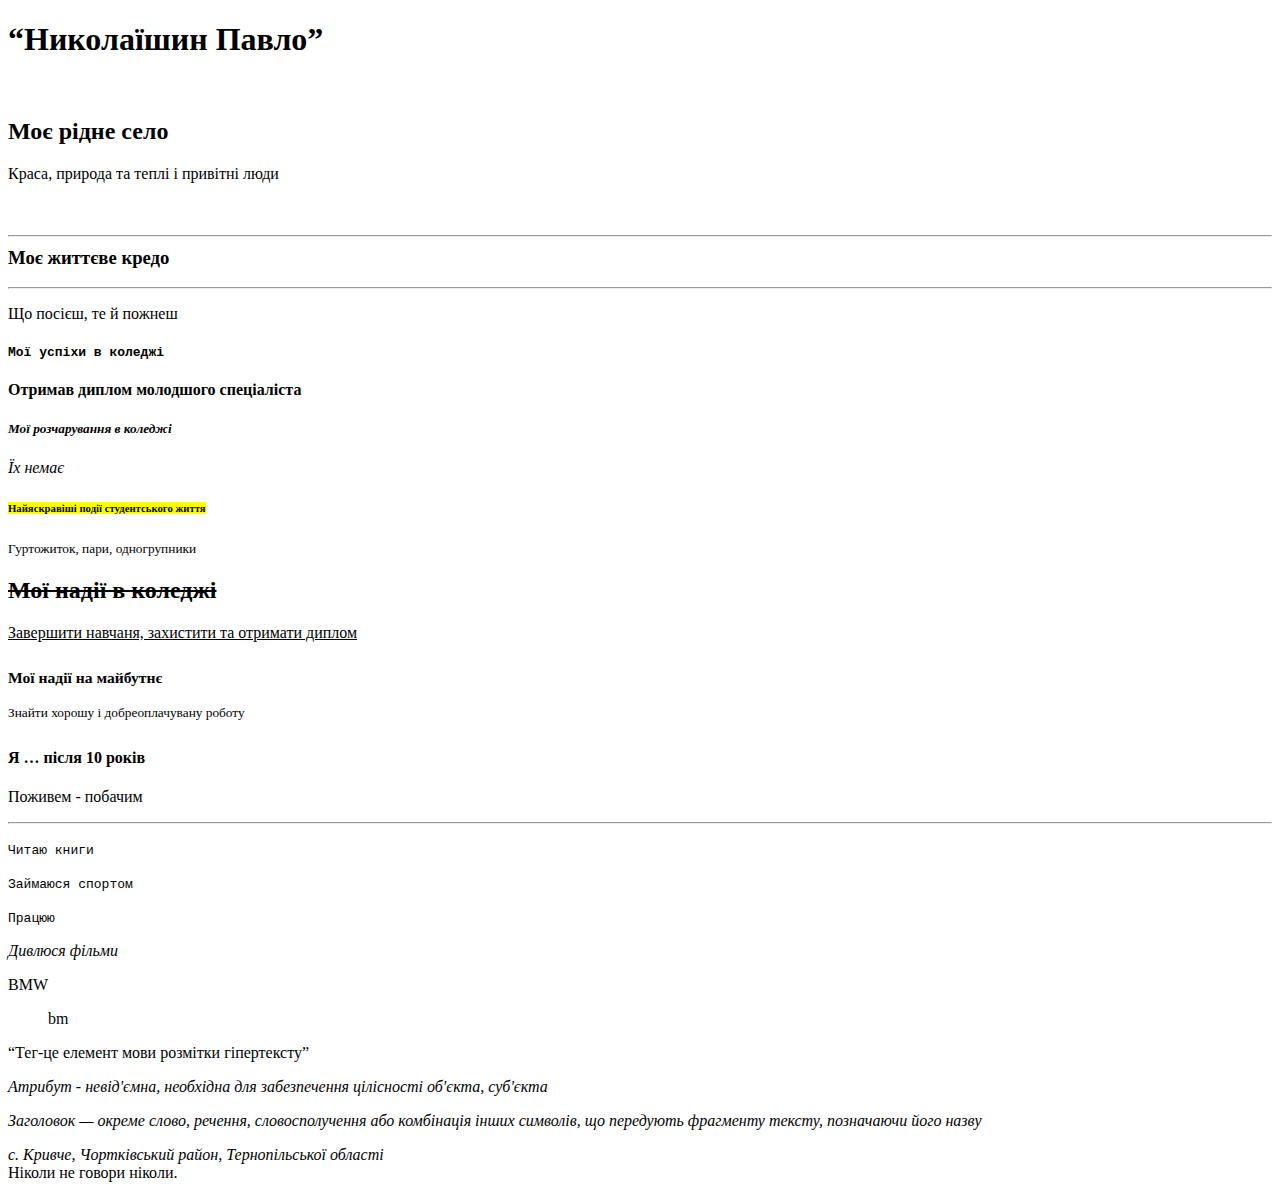
<file: laba1/laba1/index.html>
<!DOCTYPE html>
<html lang="ua">
<head>
<meta charset="UTF-8">
<meta http-equiv="X-UA-Compatible" content="IE=edge">
<meta name="viewport" content="width=device-width, initial-scale=1.0">
<title>Николаїшин Павло</title>
</head>
<body>

	<h1><q>Николаїшин Павло</q></h1>
	<br>
		<h2>Моє рідне село</h2>
		<p>Краса, природа та теплі і привітні люди</p>
		</br>
			<h3><hr>Моє життєве кредо</hr></h3>
			<hr></hr>
			<p>Що посієш, те й пожнеш</p>
				<h4><pre>Мої успіхи в коледжі</pre></h4>
				<p><b>Отримав диплом молодшого спеціаліста</b></p>
					<h5><i>Мої розчарування в коледжі</i></h5>
					<p><em>Їх немає</em></p>
						<h6><mark>Найяскравіші події студентського життя</mark></h6>
						<p><small>Гуртожиток, пари, одногрупники</small></p>
							<h2><del>Мої надії в коледжі</del></h2>
							<p><ins>Завершити навчаня, захистити та отримати диплом</ins></p>
								<h3><sub>Мої надії на майбутнє</sub></h3>
								<p><sup>Знайти хорошу і добреоплачувану роботу</sup></p>
									<h4>Я … після 10 років </h4>
									<p>Поживем - побачим</p>
									<hr>
			<p><code>Читаю книги</code></p>
			<p><kbd>Займаюся спортом</kbd></p>
			<p><samp>Працюю</samp></p>
			<p><var>Дивлюся фільми</var></p>
				<abbr>BMW</abbr>
				<blockquote>bm</blockquote>
					<p><q>Тег-це елемент мови розмітки гіпертексту</q></p>
					<p><cite>Атрибут - невід'ємна, необхідна для забезпечення цілісності об'єкта, суб'єкта</cite></p>
					<p><dfn>Заголовок — окреме слово, речення, словосполучення або комбінація інших символів, що передують фрагменту тексту, позначаючи його назву</dfn></p>
						<address>с. Кривче, Чортківський район, Тернопільської області</address>
						<bdo>Ніколи не говори ніколи.</bdo>
</body>
</html>
</file>
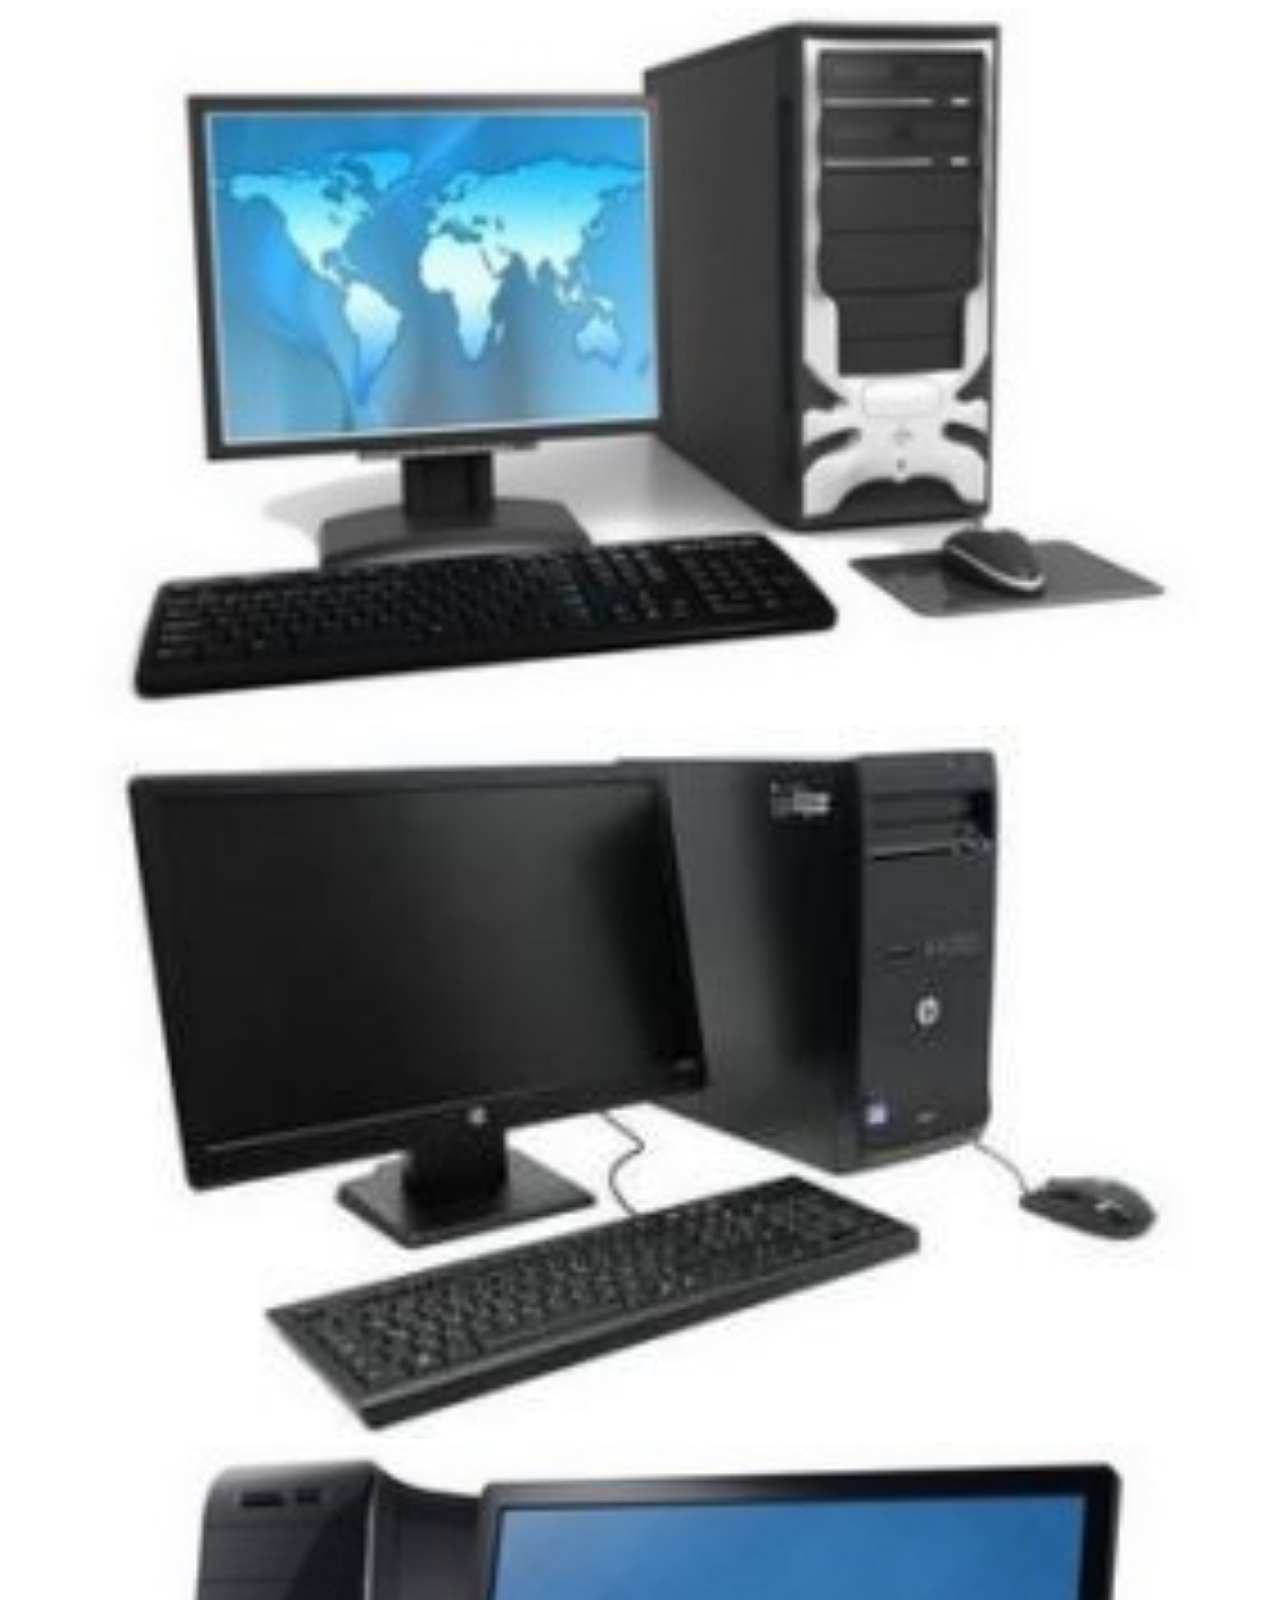
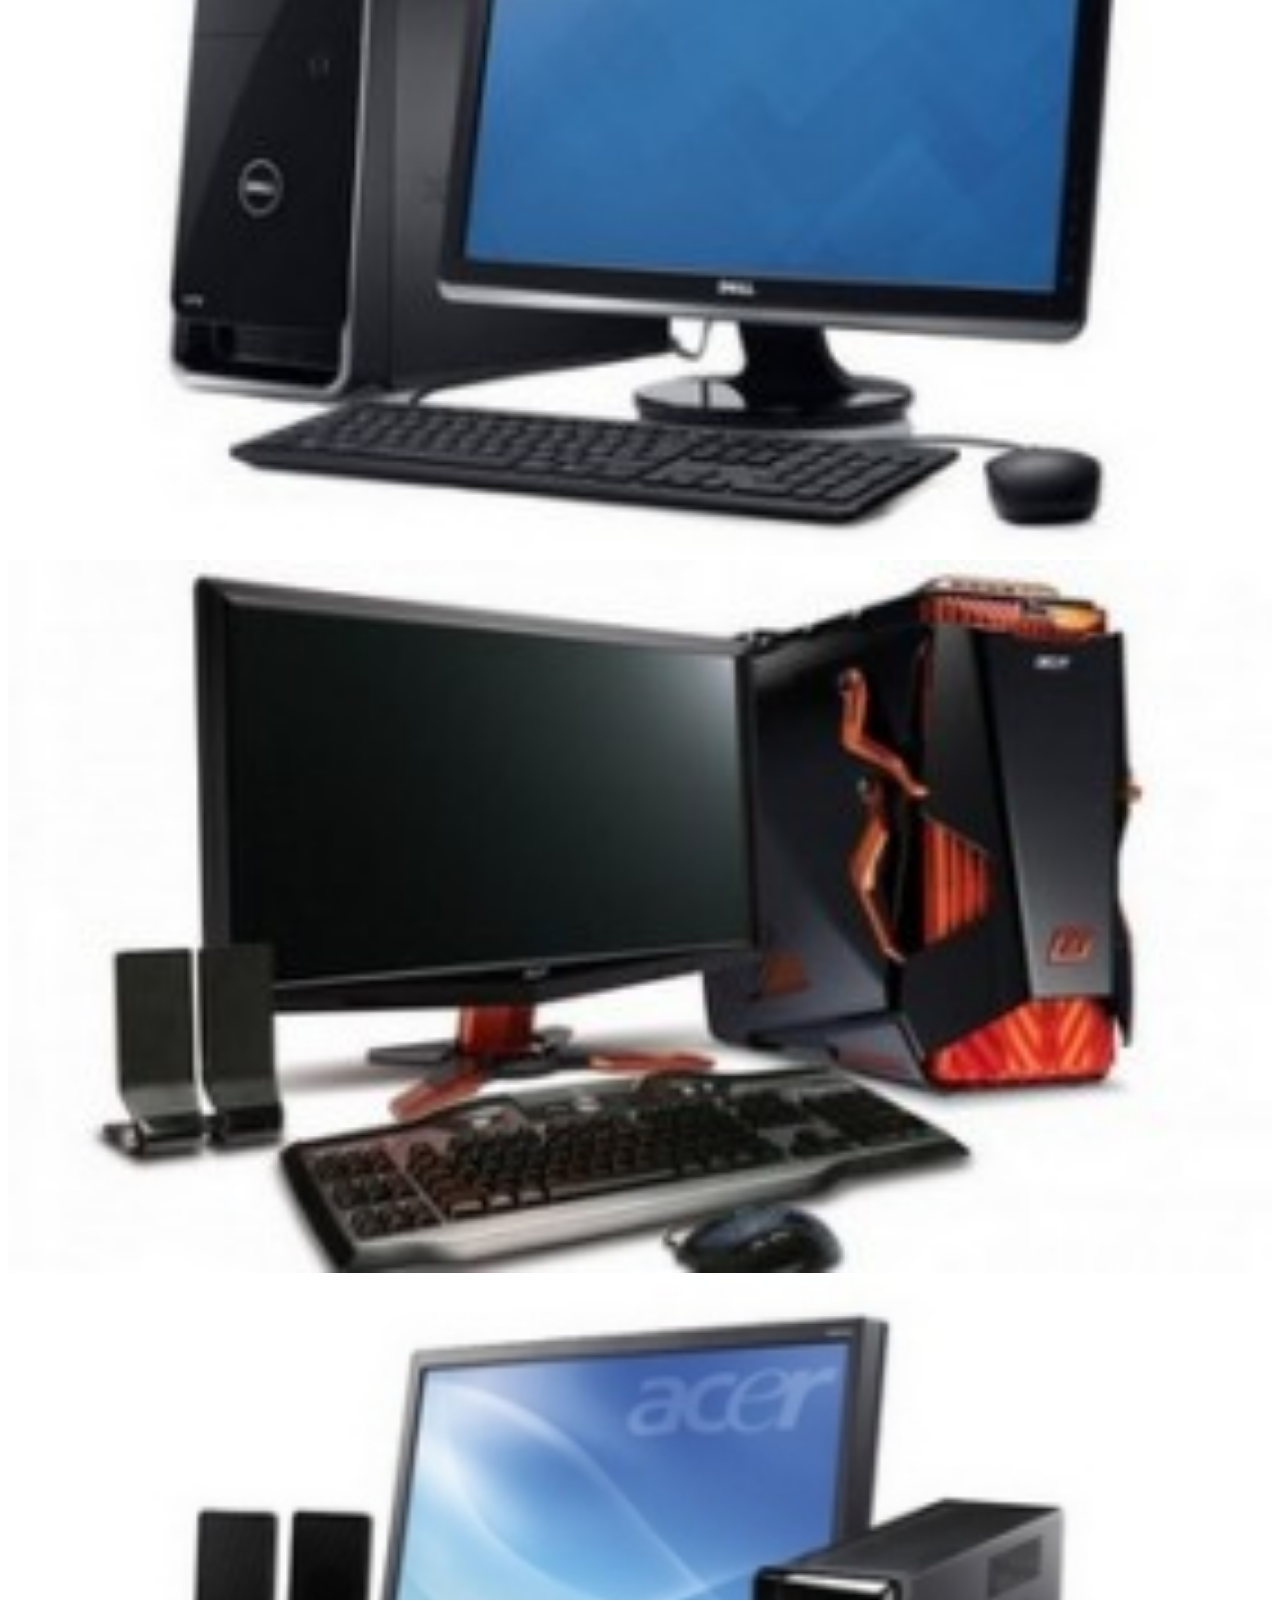
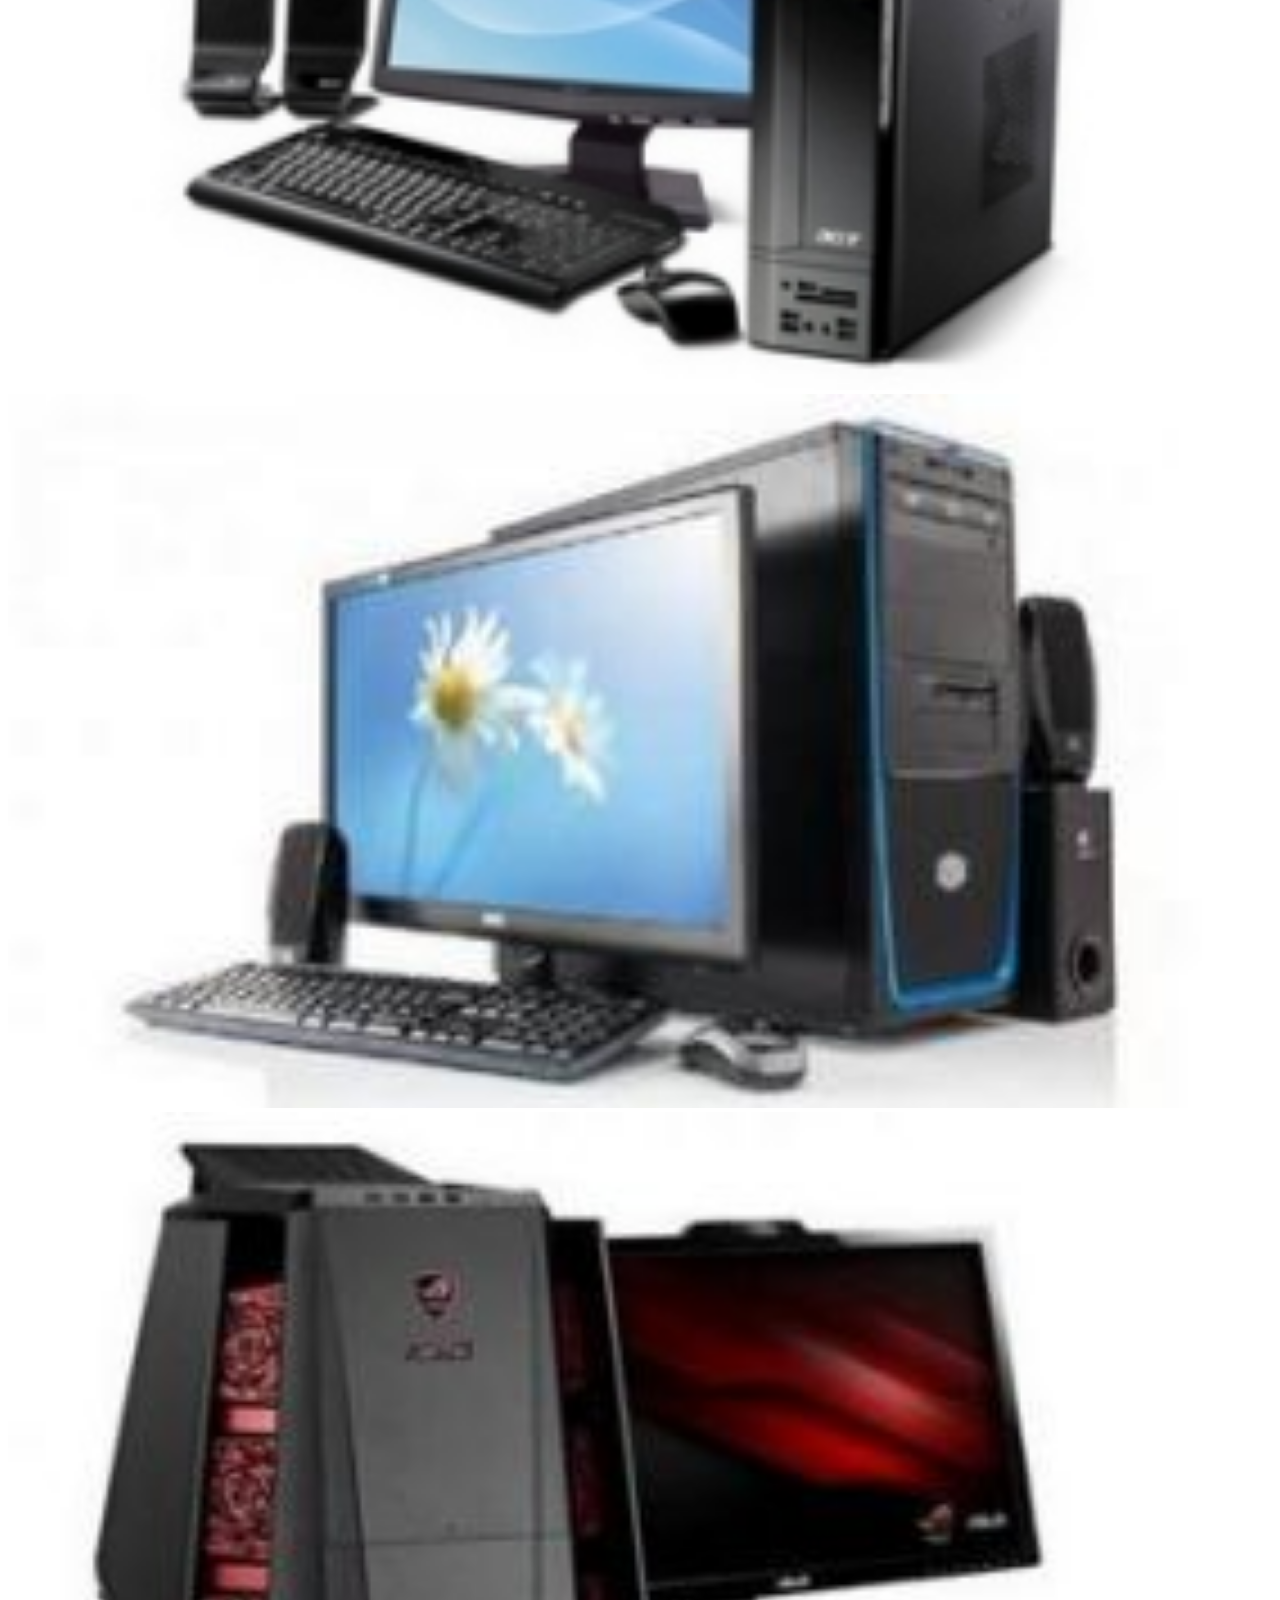
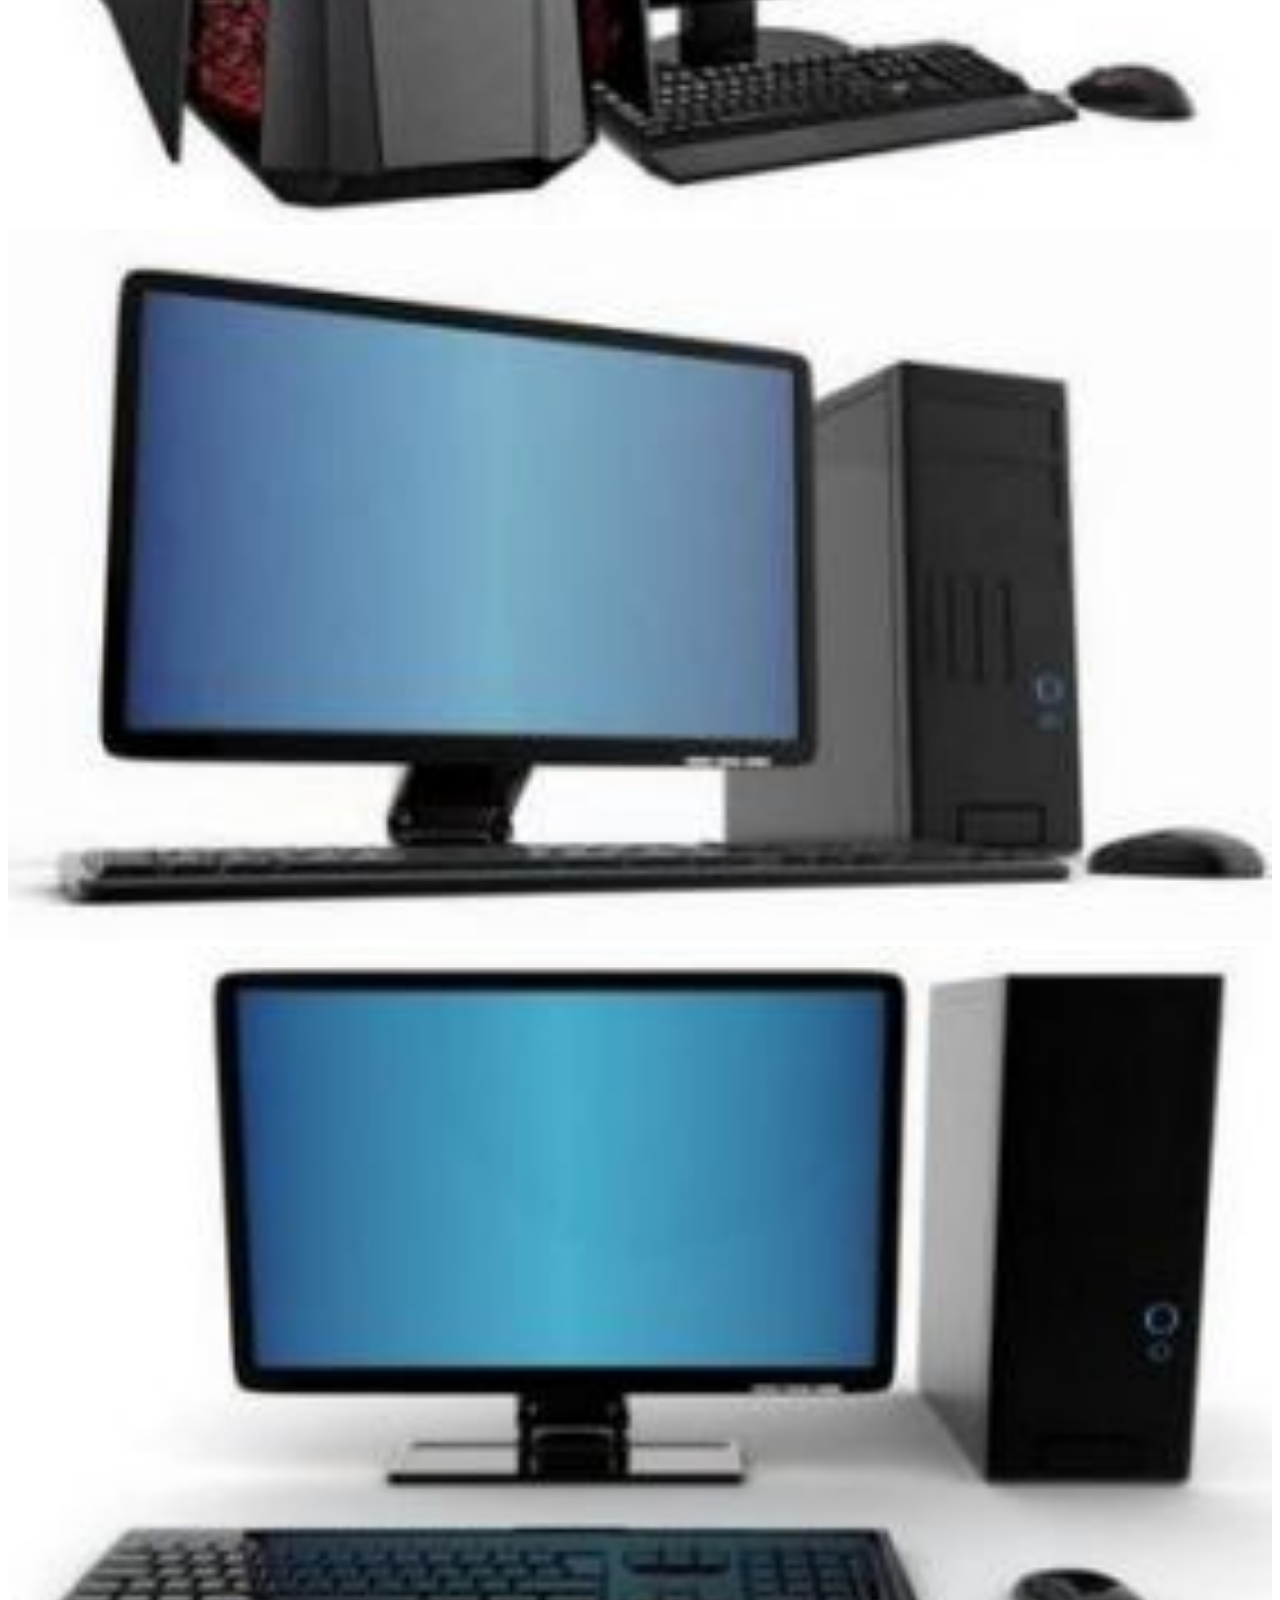
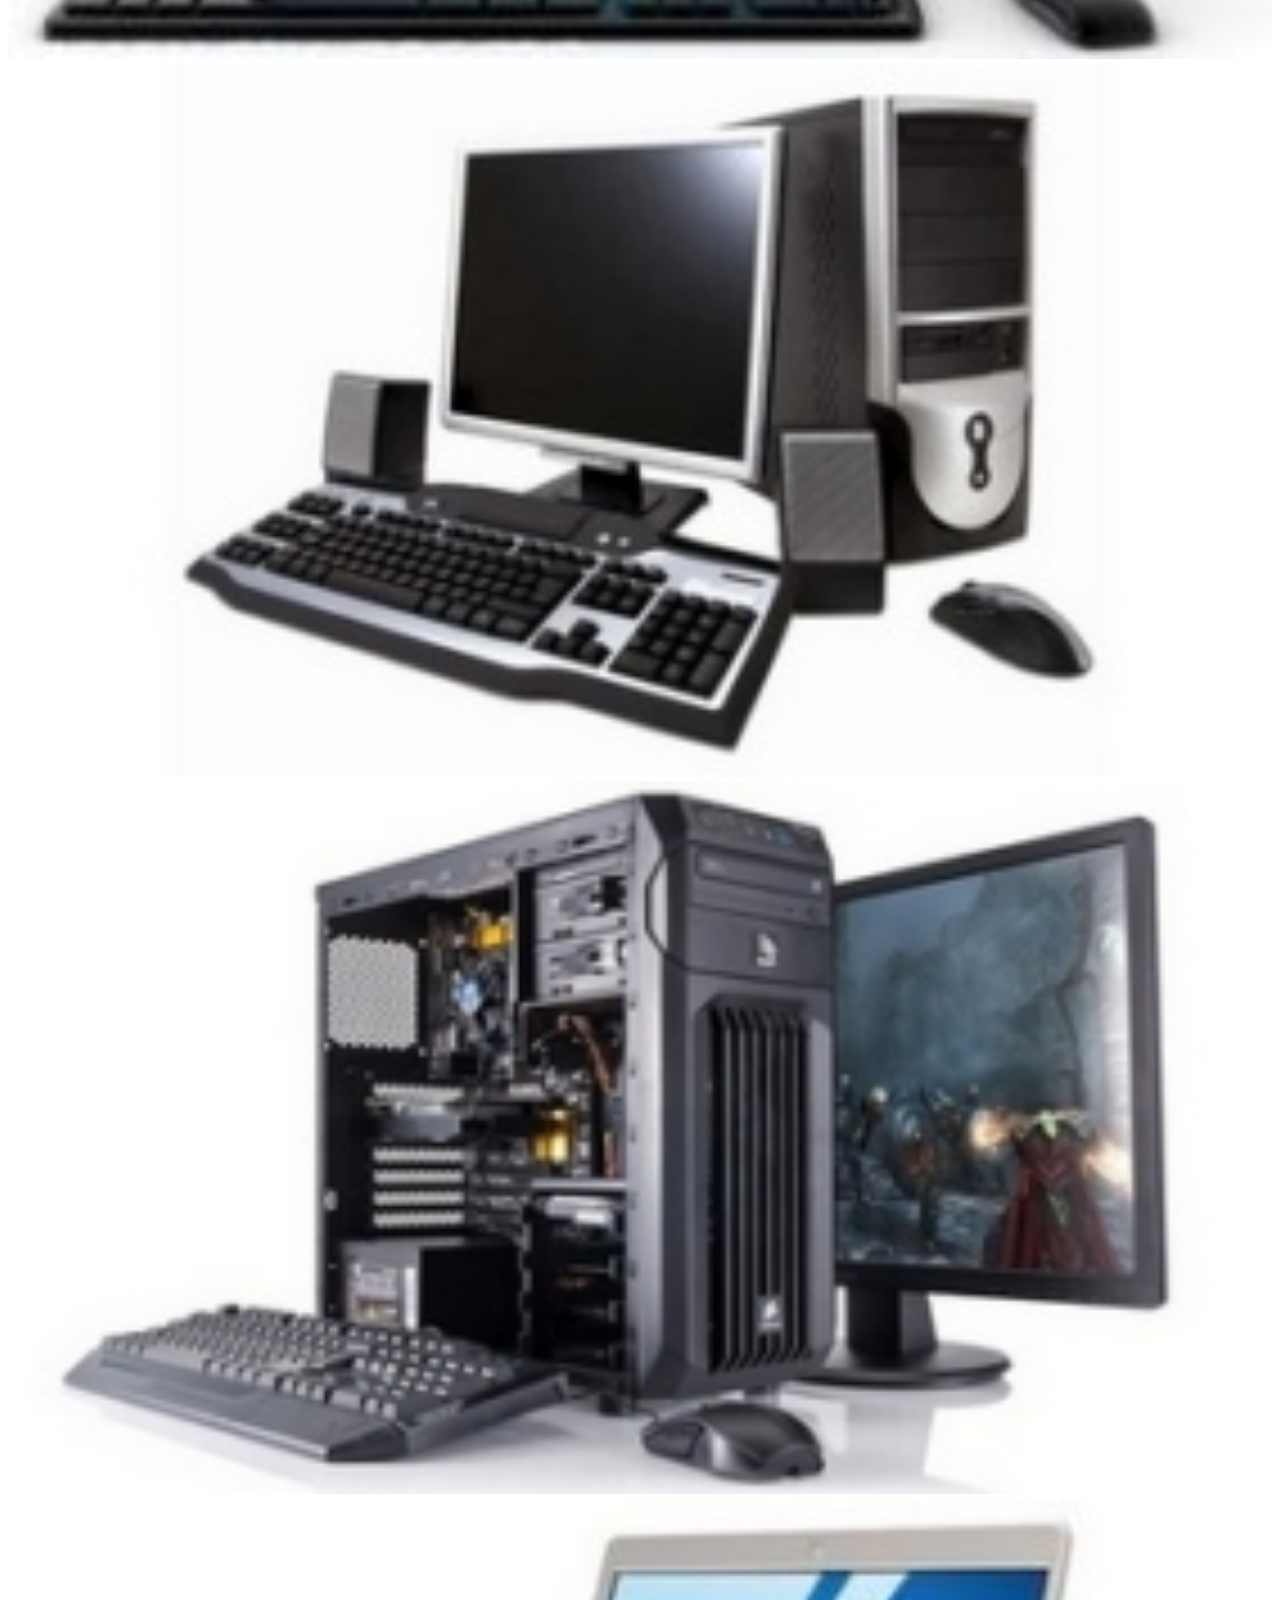
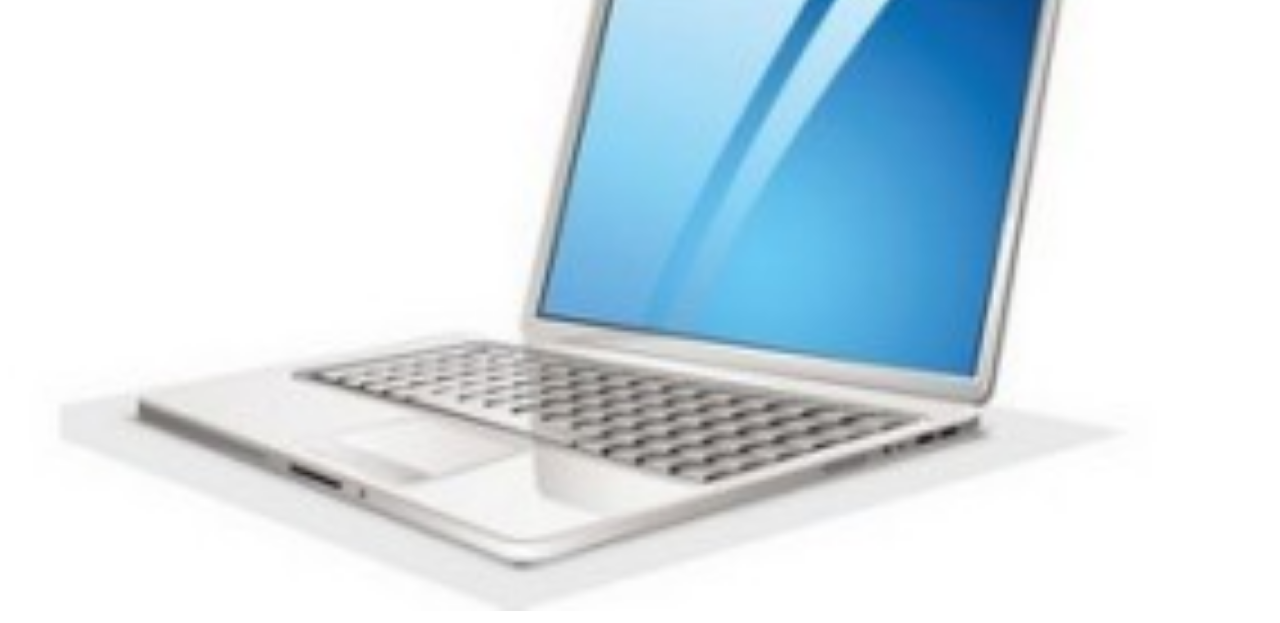
<file: laba10/laba10/index.html>
<!DOCTYPE html>
<html lang="en">

<head>
    <meta charset="UTF-8">
    <meta http-equiv="X-UA-Compatible" content="IE=edge">
    <meta name="viewport" content="width=device-width, initial-scale=1.0">
    <title>PC</title>
    <!-- CSS only -->
    <link href="https://cdn.jsdelivr.net/npm/bootstrap@5.2.0-beta1/dist/css/bootstrap.min.css" rel="stylesheet"
        integrity="sha384-0evHe/X+R7YkIZDRvuzKMRqM+OrBnVFBL6DOitfPri4tjfHxaWutUpFmBp4vmVor" crossorigin="anonymous">
    <!-- JavaScript Bundle with Popper -->
    <script src="https://cdn.jsdelivr.net/npm/bootstrap@5.2.0-beta1/dist/js/bootstrap.bundle.min.js"
        integrity="sha384-pprn3073KE6tl6bjs2QrFaJGz5/SUsLqktiwsUTF55Jfv3qYSDhgCecCxMW52nD2"
        crossorigin="anonymous"></script>
    <link rel="stylesheet" href="style.css">
</head>

<body>
    <div class="container">
        <div class="row">
            <div class="col-xs-12 col-sm-6 col-md-4 col-lg-3"><img src="img/1.jpg"></div>
            <div class="col-xs-12 col-sm-6 col-md-4 col-lg-3"><img src="img/2.jpg"></div>
            <div class="col-xs-12 col-sm-6 col-md-4 col-lg-3"><img src="img/3.jpg"></div>
            <div class="col-xs-12 col-sm-6 col-md-4 col-lg-3"><img src="img/4.jpg"></div>
        </div>
        <div class="row">
            <div class="col-xs-12 col-sm-6 col-md-4 col-lg-3"><img src="img/5.jpg"></div>
            <div class="col-xs-12 col-sm-6 col-md-4 col-lg-3"><img src="img/6.jpg"></div>
            <div class="col-xs-12 col-sm-6 col-md-4 col-lg-3"><img src="img/7.jpg"></div>
            <div class="col-xs-12 col-sm-6 col-md-4 col-lg-3"><img src="img/8.jpg"></div>
        </div>
        <div class="row">
            <div class="col-xs-12 col-sm-6 col-md-4 col-lg-3"><img src="img/9.jpg"></div>
            <div class="col-xs-12 col-sm-6 col-md-4 col-lg-3"><img src="img/10.jpg"></div>
            <div class="col-xs-12 col-sm-6 col-md-4 col-lg-3"><img src="img/11.jpg"></div>
            <div class="col-xs-12 col-sm-6 col-md-4 col-lg-3"><img src="img/12.jpg"></div>
        </div>
    </div>
</body>

</html>
</file>
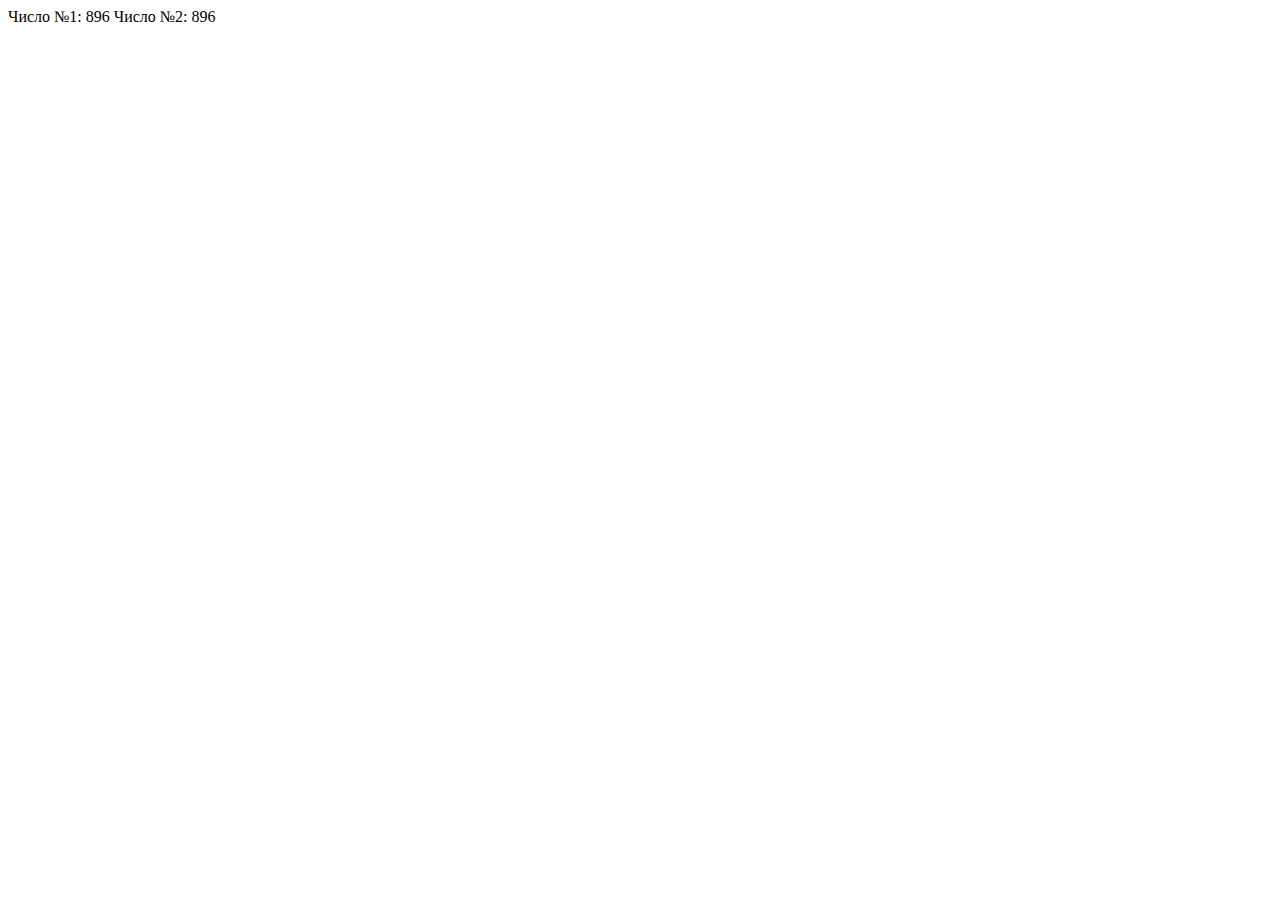
<file: laba11/lab_11/index.html>
<!DOCTYPE html>
<html lang="en">
<head>
    <meta charset="UTF-8">
    <meta http-equiv="X-UA-Compatible" content="IE=edge">
    <meta name="viewport" content="width=device-width, initial-scale=1.0">
    <title>Лабораторна №11</title>
</head>
<body>
    <script>
//  ЗАВДАННЯ 1 - Скріпт всередині HTML-документу, який відображає вікно повідомлення.
        alert("Николаїшин Павло");
        
    </script>

    <!-- Підключення зовнішнього скрипту до сайту. -->
    <script src="script.js"></script>
</body>
</html>
</file>
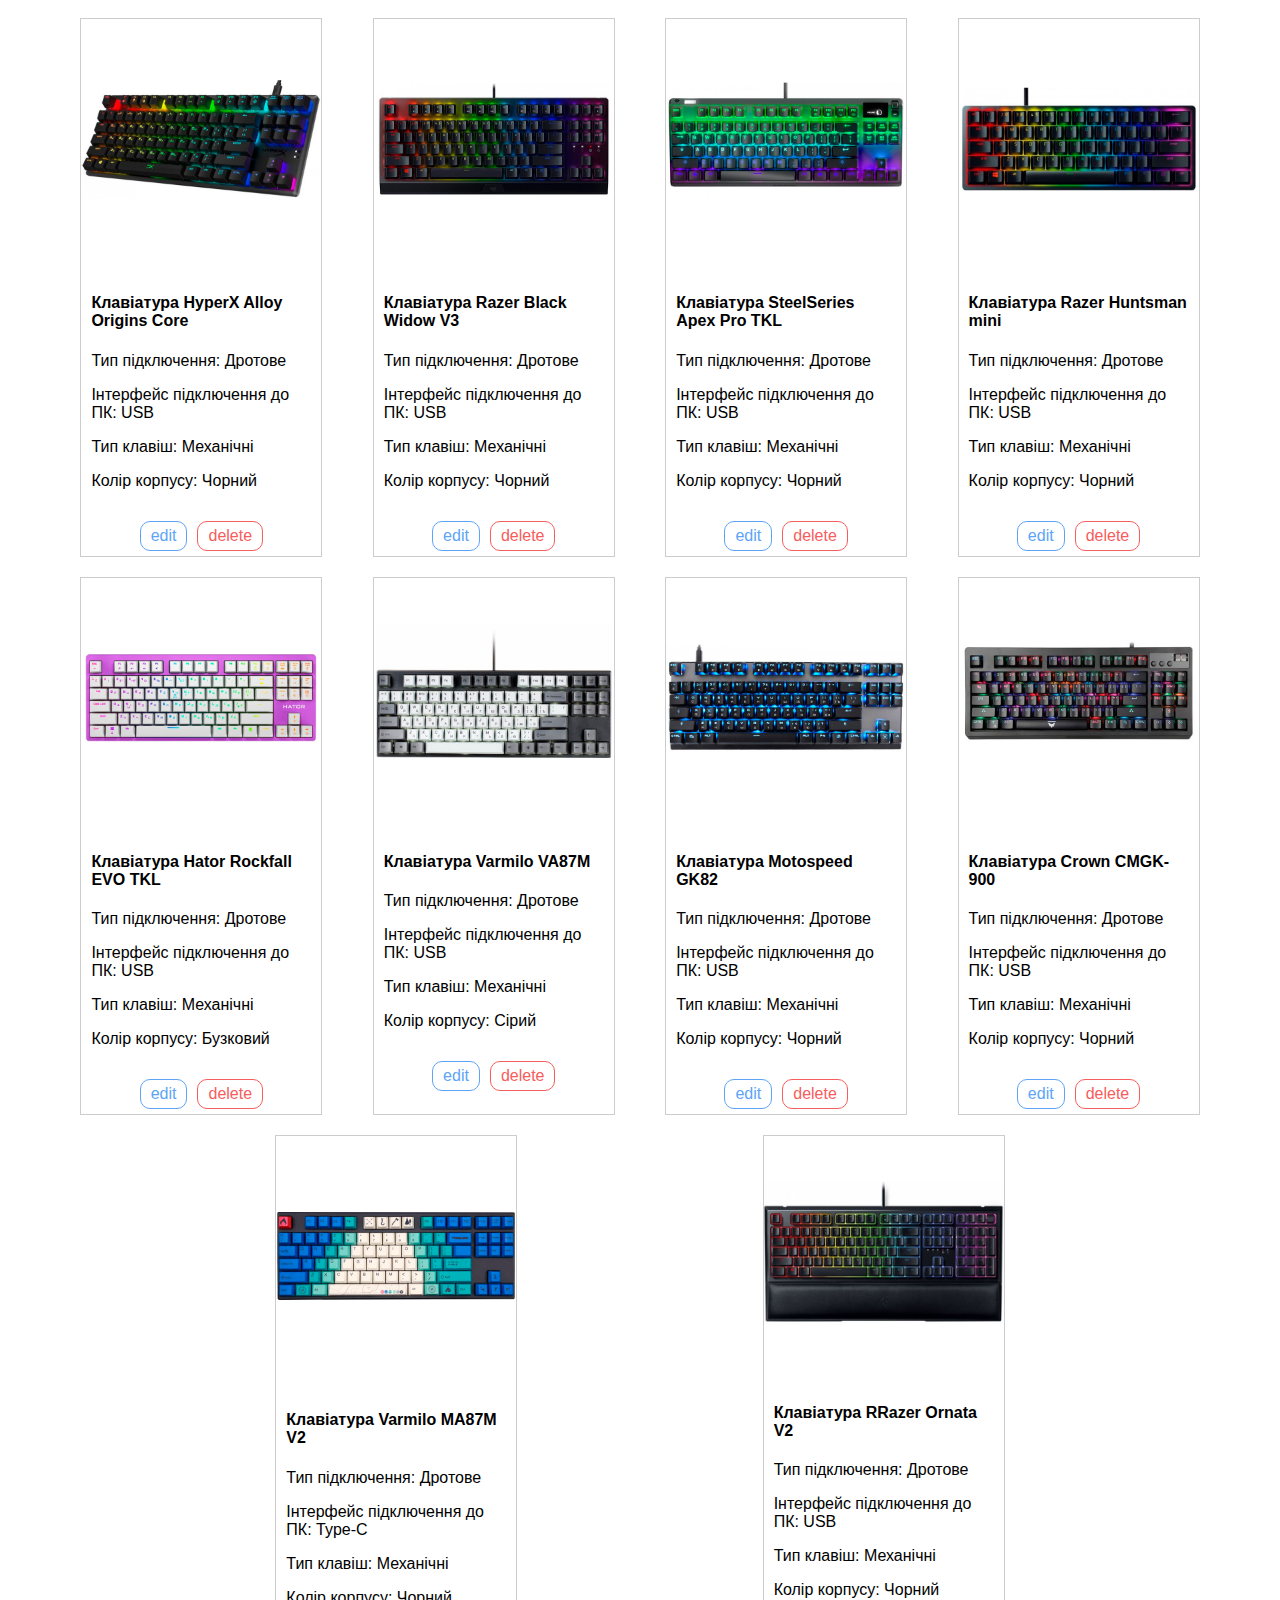
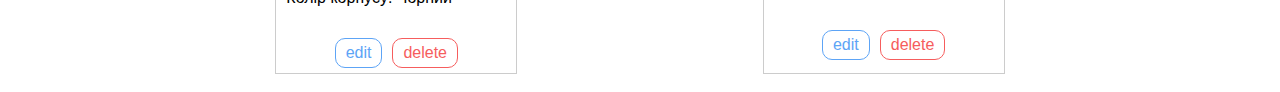
<file: laba5/lab_05/index.html>
<!DOCTYPE html>
<html lang="ua">
<head>
    <meta charset="UTF-8">
    <meta http-equiv="X-UA-Compatible" content="IE=edge">
    <meta name="viewport" content="width=device-width, initial-scale=1.0">
    <title>Component</title>
    <link rel="stylesheet" href="css/component.css">
    <link rel="stylesheet" href="css/buttons.css">
    <link rel="stylesheet" href="css/modal.css">
</head>
<body>

<div id="overlay" class="overlay">
        <div class="overlay-body">
            <div class="overlay-content">
                <fieldset>
                    <legend>Options</legend>
                    <a href="#" class="overlay-close">x</a>
             
                    <label>Тип клавіш
                    <select>
                        <option value="Mechanickal">Механічна</option> 
                        <option value="Membanial">Мембранна</option> 
                        <option value="Nojnicnki ">Ножнична </option> 
                        <option value="Optikal">Оптично-механічна</option>
                      

                      </select> 
                    </label>
                
                <label>Тип підключення
                    <select>
                        <option value="Mechanickal">USB</option> 
                        <option value="Membanial">Type-C</option> 
                        <option value="Optikal">Bluetooth</option>
                      
                      
                      </select> 
                    </label>
                <div class="buttons">
                    <a class="edit" href="#">edit</a>
                    <a class="delete" href="#">delete</a>
                </div>
            </fieldset>
            </div>
        </div>
    </div>
    <div class="container">
        <div class="card">
            <img src="img/2.jpg">
            <div class="component">
                <h4 class="name">Клавіатура HyperX Alloy Origins Core </h4>
                <p class="text">Тип підключення: Дротове</p>
                <p class="text">Інтерфейс підключення до ПК: USB</p>
                <p class="text">Тип клавіш: Механічні</p>
                <p class="text">Колір корпусу: Чорний</p>
            </div>
            <div class="buttons">
                <a class="edit" href="#overlay">edit</a>
                <a class="delete" href="#overlay">delete</a>
            </div>
        </div>

    
        <div class="card">
            <img src="img/1.jpg">
            <div class="component">
                <h4 class="name">Клавіатура Razer Black Widow V3 </h4>
                <p class="text">Тип підключення: Дротове</p>
                <p class="text">Інтерфейс підключення до ПК: USB</p>
                <p class="text">Тип клавіш: Механічні</p>
                <p class="text">Колір корпусу: Чорний</p>
            </div>
            <div class="buttons">
                <a class="edit" href="#">edit</a>
                <a class="delete" href="#">delete</a>
            </div>
        </div>
        <div class="card">
            <img src="img/3.jpg">
            <div class="component">
                <h4 class="name">Клавіатура SteelSeries Apex Pro TKL </h4>
                <p class="text">Тип підключення: Дротове</p>
                <p class="text">Інтерфейс підключення до ПК: USB</p>
                <p class="text">Тип клавіш: Механічні</p>
                <p class="text">Колір корпусу: Чорний</p>
            </div>
            <div class="buttons">
                <a class="edit" href="#">edit</a>
                <a class="delete" href="#">delete</a>
            </div>
        </div>
        <div class="card">
            <img src="img/4.jpg">
            <div class="component">

       <h4 class="name">Клавіатура Razer Huntsman mini </h4>
                <p class="text">Тип підключення: Дротове</p>
                <p class="text">Інтерфейс підключення до ПК: USB</p>
                <p class="text">Тип клавіш: Механічні</p>
                <p class="text">Колір корпусу: Чорний</p>
            </div>
            <div class="buttons">
                <a class="edit" href="#">edit</a>
                <a class="delete" href="#">delete</a>
            </div>
        </div>
        <div class="card">
            <img src="img/5.jpg">
            <div class="component">
                 <h4 class="name">Клавіатура Hator Rockfall EVO TKL </h4>
                <p class="text">Тип підключення: Дротове</p>
                <p class="text">Інтерфейс підключення до ПК: USB</p>
                <p class="text">Тип клавіш: Механічні</p>
                <p class="text">Колір корпусу: Бузковий</p>
            </div>
            <div class="buttons">
                <a class="edit" href="#">edit</a>
                <a class="delete" href="#">delete</a>
            </div>
        </div>
        <div class="card">
            <img src="img/6.jpg">
            <div class="component">
             <h4 class="name">Клавіатура Varmilo VA87M </h4>
                <p class="text">Тип підключення: Дротове</p>
                <p class="text">Інтерфейс підключення до ПК: USB</p>
                <p class="text">Тип клавіш: Механічні</p>
                <p class="text">Колір корпусу: Сірий</p>
            </div>
            <div class="buttons">
                <a class="edit" href="#">edit</a>
                <a class="delete" href="#">delete</a>
            </div>
        </div>
        <div class="card">
            <img src="img/7.jpg">
            <div class="component">
                <h4 class="name">Клавіатура Motospeed GK82</h4>
                <p class="text">Тип підключення: Дротове</p>
                <p class="text">Інтерфейс підключення до ПК: USB</p>
                <p class="text">Тип клавіш: Механічні</p>
                <p class="text">Колір корпусу: Чорний</p>
            </div>
            <div class="buttons">
                <a class="edit" href="#">edit</a>
                <a class="delete" href="#">delete</a>
            </div>
        </div>
        <div class="card">
            <img src="img/8.jpg">
            <div class="component">
                <h4 class="name">Клавіатура Crown CMGK-900</h4>
                <p class="text">Тип підключення: Дротове</p>
                <p class="text">Інтерфейс підключення до ПК: USB</p>
                <p class="text">Тип клавіш: Механічні</p>
                <p class="text">Колір корпусу: Чорний</p>
            </div>
            <div class="buttons">
                <a class="edit" href="#">edit</a>
                <a class="delete" href="#">delete</a>
            </div>
        </div>
       
   
        <div class="card">
            <img src="img/9.jpg">
            <div class="component">
                <h4 class="name">Клавіатура Varmilo MA87M V2 </h4>
                <p class="text">Тип підключення: Дротове</p>
                <p class="text">Інтерфейс підключення до ПК: Type-C</p>
                <p class="text">Тип клавіш: Механічні</p>
                <p class="text">Колір корпусу: Чорний</p>
            </div>
            <div class="buttons">
                <a class="edit" href="#">edit</a>
                <a class="delete" href="#">delete</a>
            </div>
        </div>
        <div class="card">
            <img src="img/10.jpg">
            <div class="component">
                <h4 class="name">Клавіатура RRazer Ornata V2 </h4>
                <p class="text">Тип підключення: Дротове</p>
                <p class="text">Інтерфейс підключення до ПК: USB</p>
                <p class="text">Тип клавіш: Механічні</p>
                <p class="text">Колір корпусу: Чорний</p>
            </div>
                <div class="buttons">
                <a class="edit" href="#">edit</a>
                <a class="delete" href="#">delete</a>
            </div>
    </div>
</body>
</html>
</file>
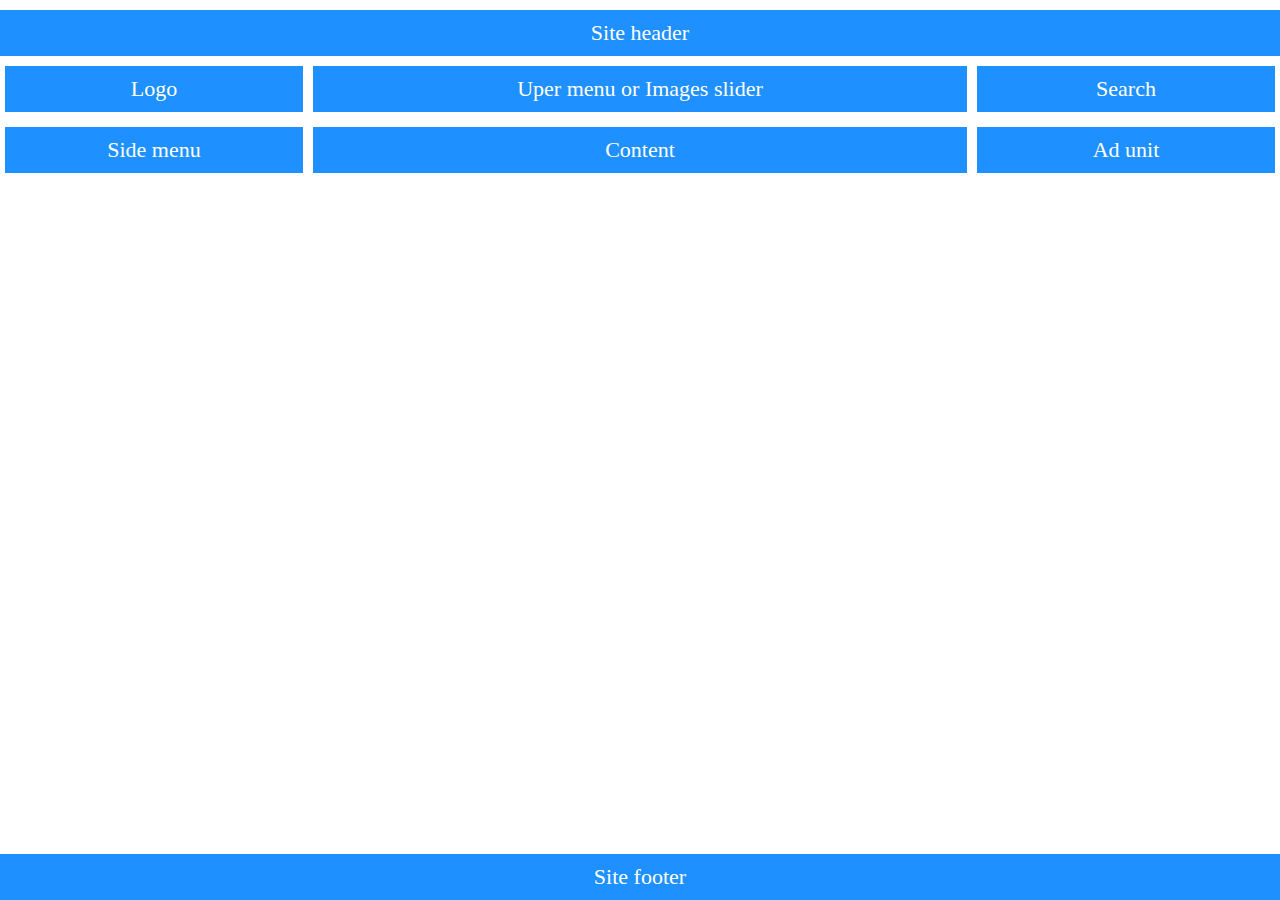
<file: laba7/laba7/index.html>
<!DOCTYPE html>
<html lang="en">

<head>
    <meta charset="UTF-8">
    <meta http-equiv="X-UA-Compatible" content="IE=edge">
    <meta name="viewport" content="width=device-width, initial-scale=1.0">
    <title>Document</title>
    <link rel="stylesheet" href="style.css">
</head>

<body>
    <header>
        <div class="header-top">Site header</div>
        <div class="wrapper">
            <div class="logo">Logo</div>
            <div class="menu">Uper menu or Images slider</div>
            <div class="search">Search</div>
        </div>
    </header>
    <main>
        <div class="side-menu">Side menu</div>
        <div class="content">Content</div>
        <div class="ad-unit">Ad unit</div>
    </main>
    <footer class="footer">Site footer</footer>
</body>

</html>
</file>
<file: laba10/laba10/style.css>
img{
    width: 100%;
    height: 100%;
}
</file>
<file: laba5/lab_05/css/component.css>
.container{
    margin: 0 auto;
    max-width: 1200px;
    display: flex;
    justify-content: space-evenly; 
    flex-wrap: wrap;
}

.card{
    border: 1px solid #ccc;
    margin: 10px;

}

.card img {
    max-width: 240px;
}

.component{
    max-width: 220px;
    padding: 10px;
}

.name{
    font: 1em sans-serif;
    font-size: 16px;
    font-weight: bold;
}

.text, .buttons a{
    font: 1em sans-serif;
}
</file>
<file: laba5/lab_05/css/buttons.css>
.buttons{
    max-width: 240px;
    display: flex;
    justify-content: center;
}

.buttons a {
    margin: 5px;
    text-decoration: none;
    padding: 5px 10px;
    border-radius: 10px;
}

.edit {
    border: 1px solid rgb(93, 164, 246);
    color: rgb(93, 164, 246);
}

.delete {
    border: 1px solid rgb(246, 93, 93);
    color: rgb(246, 93, 93);
}

.delete:hover {
    background: rgb(246, 93, 93);
    color: white;
}

.edit:hover {
    background: rgb(93, 164, 246);
    color: white;
}
</file>
<file: laba5/lab_05/css/modal.css>
.overlay{
    position: fixed;
    width: 100%;
    height: 100%;
    background-color: rgba(0, 0, 0, 0.895);
    top: 0;
    left: 0;
    display: none;
}

.overlay:target{
    display: block;
}

fieldset {
    
}

legend {
    font-size: 40px;
    margin: 0 0 1em 0;
    color: rgb(0, 255, 255);
}

label {
    color: #fff;
    font: 1em sans-serif;
    font-size: 16px;
    display: flex;
    justify-content: center;
}

input, select {
    display: block;
    width: 500px;
    padding: 5px;
    margin: 5px;
}

.overlay-body{
    min-height: 100%;
    display: flex;
    align-items: center;
    justify-content: center;
    padding: 30px 10px;
    
}

.overlay-content{
    color: #000;
    max-width: 800px;
    position: relative;
}

.overlay-close{
    position: absolute;
    right: 50px;
    top: 50px;
    font-size: 15px;
    color: rgb(255, 255, 255);
    text-decoration: none;
}
</file>
<file: laba7/laba7/style.css>
body{
    margin: 0;
    padding: 0;
}

.wrapper{
    display: flex;
}

.header-top{
    background-color: dodgerblue;
    color: white;
    padding: 10px;
    text-align: center;
    font-size: 22px;
    margin-top: 10px;
}

.logo{
    background-color: dodgerblue;
    color: white;
    padding: 10px;
    margin: 5px;
    text-align: center;
    font-size: 22px;
    margin-top: 10px;
    flex: 1 1 100px;
}

.menu{
    background-color: dodgerblue;
    color: white;
    padding: 10px;
    margin: 5px;
    text-align: center;
    font-size: 22px;
    margin-top: 10px;
    flex: 3 1 100px;
}

.search{
    background-color: dodgerblue;
    color: white;
    padding: 10px;
    margin: 5px;
    text-align: center;
    font-size: 22px;
    margin-top: 10px;
    flex:1 1 100px;
}

main{
    display: flex;
}

.side-menu{
    background-color: dodgerblue;
    color: white;
    padding: 10px;
    margin: 5px;
    text-align: center;
    font-size: 22px;
    margin-top: 10px;
    flex: 1 1 100px;
}

.content{
    background-color: dodgerblue;
    color: white;
    padding: 10px;
    margin: 5px;
    text-align: center;
    font-size: 22px;
    margin-top: 10px;
    flex: 3 1 100px;
}

.ad-unit{
    background-color: dodgerblue;
    color: white;
    padding: 10px;
    margin: 5px;
    text-align: center;
    font-size: 22px;
    margin-top: 10px;
    flex: 1 1 100px;
}

.footer{
    background-color: dodgerblue;
    color: white;
    text-align: center;
    font-size: 22px;
    position: absolute;
    left: 0;
    bottom: 0;
    width: 100%;
    padding: 10px 0;
}
</file>
